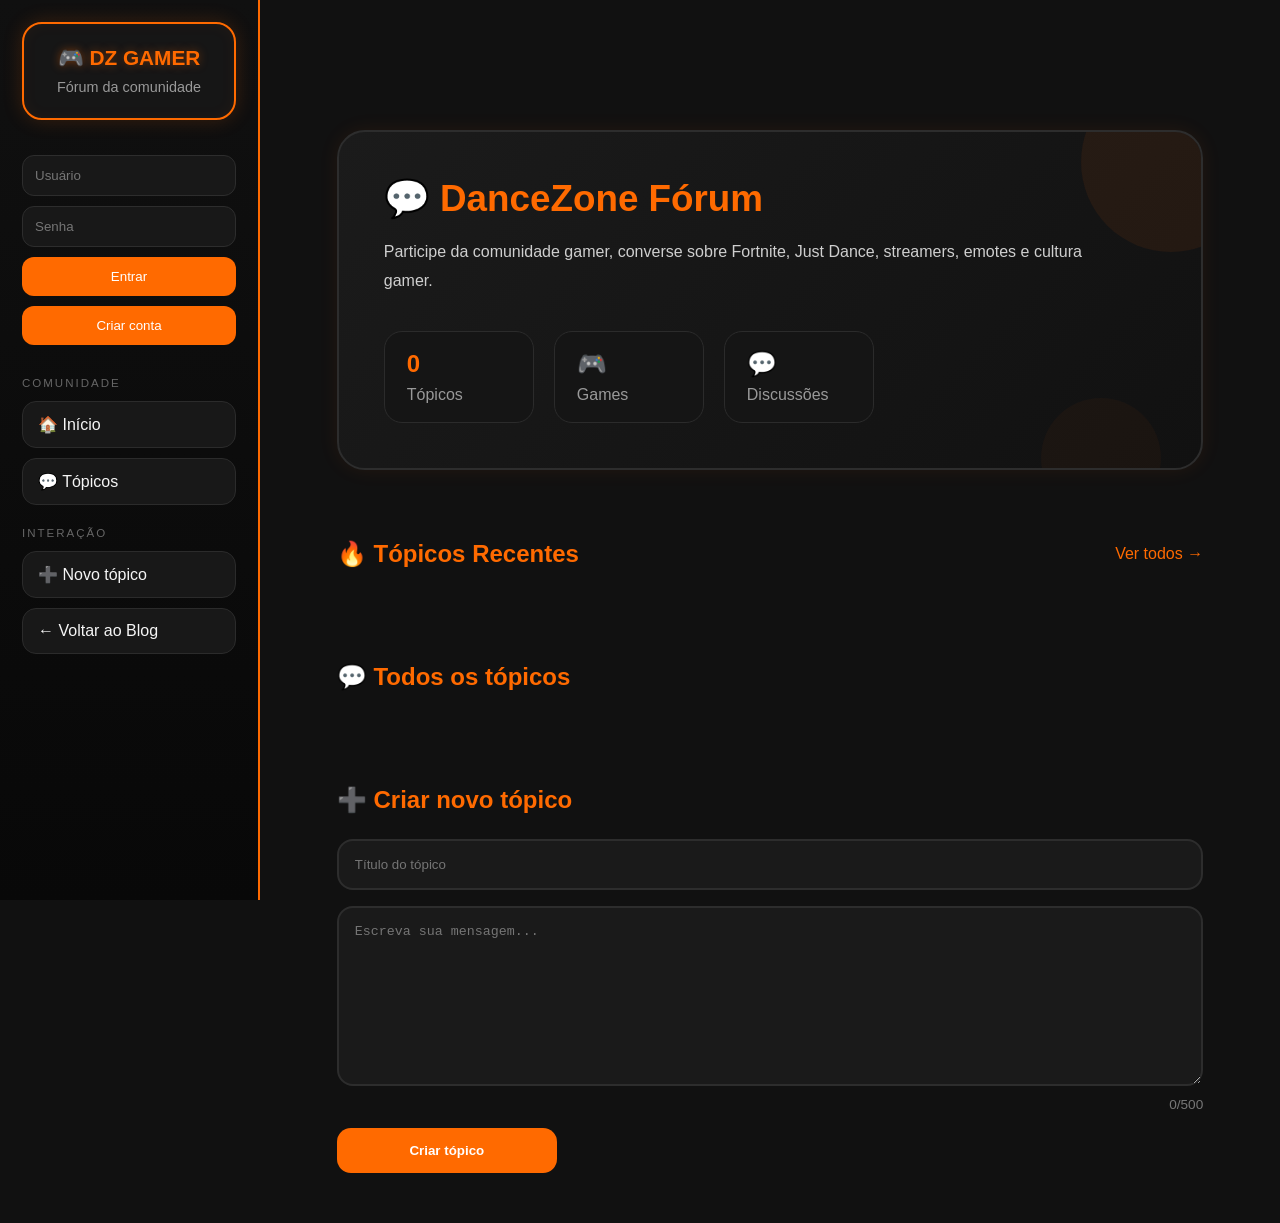
<file: comunidade.html>
<!DOCTYPE html>
<html lang="pt-BR">
<head>
  <meta charset="UTF-8">
  <meta name="viewport" content="width=device-width, initial-scale=1.0">

  <title>Comunidade Gamer</title>

  <link rel="stylesheet" href="style.css">
  <script defer src="comunidade.js"></script>
</head>

<body>

<div class="particles"></div>

<div class="community-layout">

  <!-- SIDEBAR -->
  <aside class="community-sidebar">

  <!-- LOGO -->
  <div class="sidebar-logo">
    <h2>🎮 DZ GAMER</h2>
    <span>Fórum da comunidade</span>
  </div>

  <!-- MENU -->
   
    <div class="admin-panel">
        <div class="auth-panel" id="authPanel">
        <div
            class="users-panel"
            id="usersPanel"
            style="display:none;"
            >

        <h3>👥 Usuários</h3>

        <div id="usersList"></div>

        </div>

        <input
            type="text"
            id="authUser"
            placeholder="Usuário"
        >

        <input
            type="password"
            id="authPass"
            placeholder="Senha"
        >

        <button onclick="loginUser()">
            Entrar
        </button>

        <button onclick="registerUser()">
            Criar conta
        </button>

        <button
            id="logoutBtn"
            onclick="logoutUser()"
            style="display:none;"
            >
            Sair
        </button>

        <a
            href="admin.html"
            id="adminPanelBtn"
            class="admin-panel-btn"
            style="display:none;"
        >
            Painel Admin
        </a>

        <div id="loggedUser"></div>

        </div>

    </div>

  <nav class="sidebar-nav">

    <span class="nav-title">
      COMUNIDADE
    </span>

    <a href="#inicio">
      🏠 Início
    </a>

    <a href="#topicos">
      💬 Tópicos
    </a>

    <span class="nav-title">
      INTERAÇÃO
    </span>

    <a href="#criar">
      ➕ Novo tópico
    </a>

    <a href="index.html">
      ← Voltar ao Blog
    </a>

  </nav>

</aside>

  <!-- CONTEÚDO -->
<main class="community-content">

  <!-- INICIO -->
  <section class="forum-hero" id="inicio">

    <div class="hero-card">

      <h1>💬 DanceZone Fórum</h1>

      <p>
        Participe da comunidade gamer, converse sobre
        Fortnite, Just Dance, streamers, emotes e cultura gamer.
      </p>

      <div class="hero-stats">

        <div class="stat-box">
          <strong id="topicCount">0</strong>
          <span>Tópicos</span>
        </div>

        <div class="stat-box">
        <strong>🎮</strong>
        <span>Games</span>
        </div>

        <div class="stat-box">
        <strong>💬</strong>
        <span>Discussões</span>
        </div>

      </div>

    </div>

  </section>

  <!-- TOPICOS RECENTES -->
  <section class="recent-topics">

    <div class="section-header">

      <h2>🔥 Tópicos Recentes</h2>

      <a href="#topicos" class="view-all">
        Ver todos →
      </a>

    </div>

    <div id="recentTopics" class="recent-topics-grid"></div>

  </section>

  <!-- PAGINA TOPICOS -->
  <section class="topics-page" id="topicos">

    <h2 class="section-title">
      💬 Todos os tópicos
    </h2>

    <div
      id="topicsContainer"
      class="topics-container"
    ></div>

  </section>

  <!-- NOVO TOPICO -->
  <section class="create-topic-page" id="criar">

    <h2 class="section-title">
      ➕ Criar novo tópico
    </h2>

    <div class="topic-form">

      <input
        type="text"
        id="topicTitle"
        maxlength="60"
        placeholder="Título do tópico"
      >

      <textarea
        id="topicMessage"
        maxlength="500"
        placeholder="Escreva sua mensagem..."
      ></textarea>
      <div class="char-counter">
        <span id="messageCount">0</span>/500
      </div>

      <button id="createTopicBtn">
        Criar tópico
      </button>

    </div>

  </section>

</main>

</div>

</body>
</html>
</file>
<file: style.css>
/* style.css NOVO VISUAL GAMER */

*{
  margin:0;
  padding:0;
  box-sizing:border-box;
}

body{
  background:#111111;
  color:#f5f5f5;
  font-family:'Poppins', sans-serif;
  overflow-x:hidden;
  padding-top: 80px
}

/* FUNDO */
.particles{
  position:fixed;
  width:100%;
  height:100%;
  background:
    radial-gradient(circle at top left, rgba(255,0,0,.08), transparent 300px),
    radial-gradient(circle at bottom right, rgba(255,140,0,.08), transparent 300px);
  z-index:-1;
}

/* Estrutura do Cabeçalho */
section,
footer{
  scroll-margin-top: 120px;
}

.header-neon {
    background:#1b1b1b; 
    padding: 10px 0;
    border-bottom: 2px solid #ff3c00; /* Borda preta sólida para profundidade */
    /* ADICIONE ESTAS LINHAS */
    position: fixed;   /* Fixa no topo */
    top: 0;            /* Cola no limite superior */
    left: 0;           /* Cola no limite esquerdo */
    width: 100%;       /* Garante que ocupe toda a largura */
    z-index: 1000;     /* Garante que fique acima de tudo */
}

.header-content {
    display: flex;
    justify-content: space-between; /* Separa esquerda e direita */
    align-items: center;
    max-width: 1200px;
    margin: 0 auto;
    padding: 0 20px;
}

/* Lado Esquerdo: Logo e Menu */
.logo-and-menu {
    display: flex;
    flex-direction: column;
    align-items: center;
}

.logo-container {
    display: flex;
    align-items: center;
    margin-bottom: 5px;
}

.logo-container h1 {
    margin: 0;
    font-size: 1.5rem;
    color: #ff9900; /* Cor base do texto: laranja */
}

.logo-container i {
    font-size: 1.8rem;
    margin-right: 10px;
}

.nav-menu ul {
    list-style: none;
    margin: 0;
    padding: 0;
    display: flex;
    justify-content: center;
}

.nav-menu li {
    margin: 0 8px;
}

.nav-menu a {
    text-decoration: none;
    color: #4da6ff; /* Cor base azul */
    font-weight: bold;
    font-size: 0.9rem;
    /* Neon limpo: apenas uma camada de brilho */
    text-shadow: 0 0 8px rgba(77, 166, 255, 0.5); 
    transition: 0.3s;
}

/* Lado Direito: Gráficos */
.right-neon-graphics {
    display: flex;
    align-items: center;
    gap: 14px;
}

.neon-graphic {
    font-size: 1.6rem;
}

/* ARCADE text style */
.neon-graphic.arcade {
    font-family: 'Courier New', Courier, monospace; /* Fonte mono para estilo retro */
    font-weight: bold;
    color: #ffff33; /* Cor base: amarelo */
}

/* LInha Neon */
.neon-line-container {
    margin-top: 5px;
}


/* ========================================= */
/* Efeito Neon Principal - O Segredo */
/* ========================================= */

/* Cores de brilho para os elementos à direita */
.cyan { color: #00ffff; }
.pink { color: #ff00ff; }
.yellow { color: #ffff00; }



/* Sobrescrevendo o brilho para o texto "DANCEZONE GAMER" e ícone gamepad */
.logo-container h1, .logo-container i {
    color: #ff9900;
    text-shadow:
        0 0 5px rgba(255, 153, 0, 0.6),
        0 0 10px rgba(255, 102, 0, 0.4); /* Brilho reduzido e levemente transparente */
}

/* Sobrescrevendo o brilho para o menu azul */
.nav-menu a {
text-shadow: 0 0 4px rgba(77, 166, 255, 0.5);
}

/* Sobrescrevendo o brilho para os gráficos à direita */
.right-neon-graphics .cyan {
    text-shadow: 0 0 5px #fff, 0 0 10px #00ffff, 0 0 20px #00cccc, 0 0 30px #009999;
}
.right-neon-graphics .pink {
    text-shadow: 0 0 5px #fff, 0 0 10px #ff00ff, 0 0 20px #cc00cc, 0 0 30px #990099;
}
.right-neon-graphics .yellow {
    text-shadow: 0 0 5px #fff, 0 0 10px #ffff00, 0 0 20px #cccc00, 0 0 30px #999900;
}

/* Brilho para a Linha Neon */
/* Criando a bolinha verde manualmente */
.status-dot-green {
    width: 10px;
    height: 10px;
    background-color: #2ecc71; /* Verde vivo */
    border-radius: 50%;        /* Faz ficar redonda */
    display: inline-block;     /* Permite ficar na mesma linha do texto */
    margin-right: 3px;         /* Espaço entre ela e a palavra Online */
    vertical-align: middle;    /* Alinha com o meio do texto */
    
    /* Brilho neon verde */
    box-shadow: 
        0 0 5px #fff, 
        0 0 10px #2ecc71, 
        0 0 15px #27ae60;
}

/* Faz a bolinha brilhar (pulsar) */
.status-dot-green {
    animation: neon-pulse 1.5s infinite alternate;
}

@keyframes neon-pulse {
    from {
        opacity: 1;
        box-shadow: 0 0 5px #fff, 0 0 10px #2ecc71;
    }
    to {
        opacity: 0.7;
        box-shadow: 0 0 2px #fff, 0 0 5px #2ecc71;
    }
}

/* Efeito ao passar o mouse (hover) */
.neon-item:hover {
    text-shadow:
        0 0 8px #fff,
        0 0 15px #ff9900,
        0 0 25px #ff9900,
        0 0 35px #ffcc00,
        0 0 45px #ffcc00 !important; /* Brilha mais no hover */
}

/* ========================================= */
/* Efeito de "Piscar" (Flicker) Aleatório */
/* ========================================= */

/* Esta classe será adicionada e removida via JavaScript */
.flicker {
    opacity: 0.05 !important;

    text-shadow: none !important;

    filter: brightness(0.2);

    transition: none !important;
}

/* CARDS */
.cards-top{
  width:90%;
  margin:50px auto;
  display:flex;
  justify-content:space-between;
  gap:30px;
  flex-wrap:wrap;
}

.top-card{
  flex:1;
  min-width:250px;
  background:#1e1e1e;
  border:2px solid #2d2d2d;
  border-radius:15px;
  overflow:hidden;
  transition:.4s;
  box-shadow:0 0 10px rgba(0,0,0,.4);
}

.top-card:hover{
  transform:translateY(-8px);
  border-color:#ff6a00;
  box-shadow:0 0 20px rgba(255,106,0,.3);
}

.top-card img{
  width:100%;
  height:220px;
  object-fit:cover;
}

.top-card h3{
  padding:20px;
  text-align:center;
  color:#ff6a00;
}

/* SEÇÕES */
.content-section{
  width:90%;
  margin:70px auto;
  display:flex;
  align-items:center;
  justify-content:space-between;
  gap:40px;
  flex-wrap:wrap;
}

.reverse{
  flex-direction:row-reverse;
}

.image-box{
  flex:1;
  min-width:300px;
}

.image-box img{
  width:100%;
  border-radius:18px;
  border:3px solid #2b2b2b;
  box-shadow:0 0 15px rgba(0,0,0,.5);
}

.text-box{
  flex:1;
  min-width:300px;
}

.text-box h2{
  font-family:'Orbitron', sans-serif;
  color:#ff6a00;
  margin-bottom:20px;
}

.text-box p{
  line-height:1.8;
  color:#d5d5d5;
}

/* INFO */
.info{
  width:100%;
  padding:60px 10%;
  background:#1a1a1a;
  border-top:2px solid #2d2d2d;
  border-bottom:2px solid #2d2d2d;

  display:flex;
  flex-direction:column;
  justify-content:center;
  align-items:center;

  text-align:center;
}

.info h2{
  color:#ff6a00;
  margin-bottom:20px;
  font-family:'Orbitron', sans-serif;
}

.info p{
  color:#d5d5d5;
  line-height:1.8;
  max-width:800px;
}

.info-box{
  margin-bottom:50px;

  padding-bottom:40px;

  border-bottom:1px solid #333;
}

.info-box:last-child{
  margin-bottom:0;
  padding-bottom:0;
  border-bottom:none;
}

.info-image{
  width:100%;

  display:flex;
  justify-content:center;

  margin:40px 0;
}

.info-image img{
  width:100%;
  max-width:500px;

  border-radius:20px;

  border:2px solid #ff6a00;

  box-shadow:
    0 0 15px rgba(255,106,0,.3);
}

.toggle-info{
  margin-top:20px;
  padding:12px 20px;

  background:#111;
  border:2px solid #ff6a00;

  color:#ff6a00;
  border-radius:10px;

  cursor:pointer;
  font-weight:bold;

  transition:.3s;
}

.toggle-info:hover{
  background:#ff6a00;
  color:#fff;

  box-shadow:0 0 15px rgba(255,106,0,.5);
}

/* BLOCO EXTRA */

.extra-info{
  opacity:0;
  transform:translateY(-10px);

  max-height:0;
  overflow:hidden;

  transition:
    max-height .7s ease,
    opacity .5s ease,
    transform .5s ease,
    padding .4s ease;

  margin-top:20px;
  width:100%;

  text-align:center;

  display:flex;
  flex-direction:column;
  align-items:center;
}

.extra-info.active{
  opacity:1;
  transform:translateY(0);

  max-height:1500px;

  padding-top:20px;
}

/* GRID VIDEOS */

.video-grid{
  display:flex;
  gap:20px;
  flex-wrap:wrap;
  justify-content:center;
  align-items:flex-start;
}

/* WRAPPER */

.video-wrapper{
  flex: 1;
  min-width:220px;

  overflow:visible;

  padding:15px;
}

/* VIDEO */

.video-container{
  position:relative;

  width:100%;
  padding-bottom:56.25%;

  height:0;

  border-radius:18px;
  border:2px solid #ff6a00;

  background:#000;

  transition:
    transform .4s ease,
    box-shadow .4s ease;

  box-shadow:
    0 0 10px rgba(255,106,0,.4),
    0 0 25px rgba(255,106,0,.2);

  z-index:1;
}

.video-container:hover{
  transform:scale(1.03);

  box-shadow:
    0 0 20px rgba(255,106,0,.7),
    0 0 40px rgba(255,106,0,.5);

  z-index:10;
}

.video-container iframe{
  position:absolute;

  top:0;
  left:0;

  width:100%;
  height:100%;

  border:none;
  border-radius:16px;
}

.video-container video{
  position:absolute;

  top:0;
  left:0;

  width:100%;
  height:100%;

  object-fit:cover;

  border-radius:16px;
}

/* FOOTER */
footer{
  margin-top:0px;
  padding:50px 10%;
  background:#0d0d0d;
  text-align:center;
  border-top:3px solid #ff3c00;
}

footer h3{
  color:#ff6a00;
  font-family:'Orbitron', sans-serif;
  margin-bottom:15px;
}

footer p{
  color:#bdbdbd;
  margin-bottom:20px;
}

.socials{
  display:flex;
  justify-content:center;
  gap:20px;
  margin-bottom:20px;
  flex-wrap:wrap;
}

.socials a{
  color:#f5f5f5;
  text-decoration:none;
  transition:.3s;
}

.socials a:hover{
  color:#ff6a00;
}

footer span{
  color:#777;
}

/* RESPONSIVO */
@media(max-width:900px){

  .content-section,
  .reverse{
    flex-direction:column;
  }

  header{
    text-align:center;
  }

  nav{
    justify-content:center;
  }
}

/* =========================================
COMUNIDADE GAMER
========================================= */

.community-layout{
  display:flex;
  min-height:100vh;
  background:#111;
}

/* =========================================
SIDEBAR
========================================= */

.community-sidebar{
  width:260px;
  height:100vh;

  position:fixed;
  left:0;
  top:0;

  padding:22px;

  background:linear-gradient(
    180deg,
    #101010,
    #080808
  );

  border-right:2px solid #ff6a00;

  z-index:100;
}

/* LOGO */

.sidebar-logo{
  width:100%;

  padding:22px 18px;

  border-radius:20px;

  background:#161616;

  border:2px solid #ff6a00;

  text-align:center;

  margin-bottom:35px;

  box-shadow:
    0 0 20px rgba(255,106,0,.18),
    inset 0 0 15px rgba(255,106,0,.05);
}

.sidebar-logo h2{
  color:#ff6a00;

  font-size:1.3rem;

  font-family:'Orbitron', sans-serif;

  margin-bottom:8px;

  text-shadow:
    0 0 10px rgba(255,106,0,.4);
}

.sidebar-logo span{
  color:#999;
  font-size:.9rem;
}

/* MENU */

.sidebar-nav{
  display:flex;
  flex-direction:column;
  gap:10px;
}

.sidebar-logo,
.forum-intro,
.sidebar-nav a{
  width:100%;
}

.nav-title{
  color:#666;

  font-size:.72rem;

  letter-spacing:2px;

  margin-top:12px;
  margin-bottom:2px;
}

.sidebar-nav a{
  text-decoration:none;

  color:#f5f5f5;

  background:#181818;

  border:1px solid #2b2b2b;

  border-radius:14px;

  padding:13px 15px;

  font-size:1rem;

  transition:.3s;
}

.sidebar-nav a:hover{
  background:#ff6a00;

  border-color:#ff6a00;

  transform:translateX(4px);

  box-shadow:
    0 0 15px rgba(255,106,0,.3);
}

/* =========================================
CONTEUDO
========================================= */

.community-content{
  width:100%;

  margin-left:260px;

  padding:50px 6%;
}

/* =========================================
HERO
========================================= */

.forum-hero{
  margin-bottom:60px;
}

.hero-card{
  position:relative;

  overflow:hidden;

  padding:45px;

  border-radius:28px;

  background:linear-gradient(
    135deg,
    #1b1b1b,
    #111
  );

  border:2px solid #2d2d2d;

  box-shadow:
    0 0 20px rgba(255,106,0,.08);
}

/* efeito glow */

.hero-card::before{
  content:"";

  position:absolute;

  top:-60px;
  right:-60px;

  width:180px;
  height:180px;

  border-radius:50%;

  background:rgba(255,106,0,.07);
}

.hero-card::after{
  content:"";

  position:absolute;

  bottom:-50px;
  right:40px;

  width:120px;
  height:120px;

  border-radius:50%;

  background:rgba(255,106,0,.04);
}

.hero-card h1{
  color:#ff6a00;

  font-size:2.3rem;

  margin-bottom:18px;

  font-family:'Orbitron', sans-serif;
}

.hero-card p{
  color:#cfcfcf;

  line-height:1.8;

  max-width:700px;

  margin-bottom:35px;
}

/* STATS */

.hero-stats{
  display:flex;
  gap:20px;
  flex-wrap:wrap;
}

.stat-box{
  min-width:150px;

  padding:18px 22px;

  border-radius:18px;

  background:#151515;

  border:1px solid #2b2b2b;
}

.stat-box strong{
  display:block;

  color:#ff6a00;

  font-size:1.5rem;

  margin-bottom:8px;
}

.stat-box span{
  color:#999;
}

/* =========================================
SEÇÕES
========================================= */

.recent-topics,
.topics-page,
.create-topic-page{
  margin-top:70px;
}

.section-title{
  color:#ff6a00;

  margin-bottom:25px;

  font-family:'Orbitron', sans-serif;
}

/* HEADER */

.section-header{
  display:flex;
  justify-content:space-between;
  align-items:center;

  margin-bottom:25px;
}

.section-header h2{
  color:#ff6a00;

  font-family:'Orbitron', sans-serif;
}

.view-all{
  color:#ff6a00;

  text-decoration:none;

  transition:.3s;
}

.view-all:hover{
  transform:translateX(5px);
}

/* =========================================
TOPICOS RECENTES
========================================= */

.recent-topics-grid{
  display:grid;

  grid-template-columns:
    repeat(auto-fit,minmax(260px,1fr));

  gap:20px;
}

.recent-card{
  background:#1a1a1a;

  border:2px solid #2d2d2d;

  border-radius:20px;

  padding:22px;

  transition:.3s;
}

.recent-card:hover{
  transform:translateY(-5px);

  border-color:#ff6a00;

  box-shadow:
    0 0 18px rgba(255,106,0,.15);
}

.recent-card h3{
  color:#ff6a00;

  margin-bottom:12px;
}

.recent-card p{
  color:#cfcfcf;

  line-height:1.7;
}

/* =========================================
FORMULARIO
========================================= */

.topic-form{
  display:flex;
  flex-direction:column;

  gap:16px;
}

.topic-form input,
.topic-form textarea{
  background:#1a1a1a;

  border:2px solid #2d2d2d;

  border-radius:16px;

  padding:16px;

  color:#fff;

  transition:.3s;
}

.topic-form textarea{
  min-height:180px;
  resize:vertical;
}

.topic-form input:focus,
.topic-form textarea:focus{
  outline:none;

  border-color:#ff6a00;

  box-shadow:
    0 0 15px rgba(255,106,0,.2);
}

.topic-form button{
  width:220px;

  padding:15px;

  border:none;

  border-radius:14px;

  background:#ff6a00;

  color:#fff;

  font-weight:bold;

  cursor:pointer;

  transition:.3s;
}

.topic-form button:hover{
  transform:translateY(-3px);

  box-shadow:
    0 0 20px rgba(255,106,0,.35);
}

/* =========================================
TOPICOS
========================================= */

.topics-container{
  display:flex;
  flex-direction:column;
  gap:25px;
}

.topic-card{
  position:relative;

  background:#1a1a1a;

  border:2px solid #262626;

  border-radius:22px;

  padding:25px;

  transition:.3s;
}

.topic-card:hover{
  border-color:#ff6a00;

  box-shadow:
    0 0 18px rgba(255,106,0,.12);
}

.topic-card h3{
  color:#ff6a00;

  margin-bottom:12px;
}

.topic-card p{
  color:#d5d5d5;

  line-height:1.7;
}

/* =========================================
RESPOSTAS
========================================= */

.reply-box{
  margin-top:22px;

  display:flex;
  flex-direction:column;

  gap:12px;
}

.reply-box textarea{
  background:#101010;

  border:2px solid #2d2d2d;

  border-radius:12px;

  padding:12px;

  color:#fff;
}

.reply-box button{
  width:160px;

  background:#ff6a00;

  border:none;

  border-radius:12px;

  padding:11px;

  color:#fff;

  cursor:pointer;
}

.replies{
  margin-top:20px;

  display:flex;
  flex-direction:column;

  gap:12px;
}

.reply{
  background:#101010;

  border-left:4px solid #ff6a00;

  border-radius:12px;

  padding:14px;

  color:#d5d5d5;
}

/* =========================================
LOGIN / USUARIOS
========================================= */

.auth-panel{
  margin-top:30px;

  display:flex;
  flex-direction:column;

  gap:10px;
}

.auth-panel input{
  background:#181818;

  border:1px solid #2d2d2d;

  border-radius:12px;

  padding:12px;

  color:#fff;
}

.auth-panel input:focus{
  outline:none;

  border-color:#ff6a00;
}

.auth-panel button{
  background:#ff6a00;

  border:none;

  border-radius:12px;

  padding:12px;

  color:#fff;

  cursor:pointer;

  transition:.3s;
}

.auth-panel button:hover{
  box-shadow:
    0 0 15px rgba(255,106,0,.3);
}

.auth-panel hr{
  border:none;

  height:1px;

  background:#2d2d2d;

  margin:10px 0;
}

#loggedUser{
  color:#ff6a00;

  margin-top:10px;

  font-size:.95rem;
}

/* DELETE */

.delete-topic{
  margin-top:18px;

  background:#ff3c3c;

  border:none;

  color:#fff;

  padding:10px 15px;

  border-radius:10px;

  cursor:pointer;
}

.topic-author{
  display:block;

  color:#999;

  margin-bottom:15px;

  font-size:.9rem;
}

/* =========================================
AÇÕES TOPICO
========================================= */

.topic-actions{
  display:flex;

  gap:12px;

  margin-top:20px;
}

.edit-topic,
.delete-topic{
  border:none;

  padding:10px 16px;

  border-radius:10px;

  color:#fff;

  cursor:pointer;

  transition:.3s;
}

.edit-topic{
  background:#ff9800;
}

.edit-topic:hover{
  box-shadow:
    0 0 15px rgba(255,152,0,.3);
}

.delete-topic{
  background:#ff3c3c;
}

.delete-topic:hover{
  box-shadow:
    0 0 15px rgba(255,0,0,.3);
}

/* =========================================
DELETE ADMIN
========================================= */

.admin-delete{
  position:absolute;

  top:15px;
  right:15px;

  width:34px;
  height:34px;

  border:none;

  border-radius:50%;

  background:linear-gradient(
    135deg,
    #ff7b00,
    #ff4d00
  );

  color:#fff;

  font-size:1rem;

  font-weight:bold;

  cursor:pointer;

  transition:.3s;

  box-shadow:
    0 0 12px rgba(255,106,0,.25);
}

.admin-delete:hover{
  transform:scale(1.12);

  box-shadow:
    0 0 18px rgba(255,106,0,.45);
}

/* =========================================
ESCONDER LOGIN
========================================= */

.auth-panel.logged input,
.auth-panel.logged button:not(#logoutBtn){
  display:none;
}

/* =========================================
AÇÕES
========================================= */

.topic-actions{
  display:flex;

  gap:10px;

  margin-top:18px;
}

.edit-topic,
.delete-topic{
  border:none;

  padding:9px 14px;

  border-radius:12px;

  cursor:pointer;

  font-size:.9rem;

  transition:.3s;

  color:#fff;
}

.edit-topic{
  background:#ff8a00;
}

.edit-topic:hover{
  transform:translateY(-2px);

  box-shadow:
    0 0 15px rgba(255,138,0,.3);
}

.delete-topic{
  background:#ff5a36;
}

.delete-topic:hover{
  transform:translateY(-2px);

  box-shadow:
    0 0 15px rgba(255,90,54,.3);
}

/* EDIT INLINE */

.edit-area{
  display:flex;
  flex-direction:column;

  gap:12px;

  margin-top:15px;
}

.edit-area input,
.edit-area textarea{
  background:#101010;

  border:2px solid #2d2d2d;

  border-radius:14px;

  padding:14px;

  color:#fff;
}

.edit-area textarea{
  min-height:140px;

  resize:vertical;
}

.save-edit{
  width:140px;

  background:#ff6a00;

  border:none;

  border-radius:12px;

  padding:12px;

  color:#fff;

  cursor:pointer;
}

/* DELETE REPLY */

.reply{
  position:relative;
}

.reply-delete{
  position:absolute;

  top:10px;
  right:10px;

  width:24px;
  height:24px;

  border:none;

  border-radius:50%;

  background:#ff6a00;

  color:#fff;

  cursor:pointer;

  font-size:.8rem;
}

/* =========================================
CONTADOR
========================================= */

.char-counter{
  text-align:right;

  color:#777;

  font-size:.85rem;

  margin-top:-5px;
}

/* =========================================
USUARIOS
========================================= */

.users-panel{
  margin-top:30px;

  background:#161616;

  border:1px solid #2d2d2d;

  border-radius:18px;

  padding:18px;
}

.users-panel h3{
  color:#ff6a00;

  margin-bottom:15px;
}

.user-item{
  background:#101010;

  border:1px solid #2d2d2d;

  border-radius:12px;

  padding:10px 12px;

  margin-bottom:10px;

  color:#ddd;

  font-size:.9rem;
}

/* =========================================
BOTÃO ADMIN
========================================= */

/* BOTÃO ADMIN IGUAL LOGIN */

.admin-panel-btn{
  display:block;
  width:100%;
  height:44px;
  line-height:44px; /* centraliza o texto verticalmente */
  text-align:center;

  background:#ff6a00;
  border:none;
  border-radius:12px;
  color:#fff;
  text-decoration:none;
  cursor:pointer;
  transition:.3s;
  font-size:1rem;
  font-weight:normal;
}

.admin-panel-btn:hover{
  box-shadow:
    0 0 15px rgba(255,106,0,.3);
}

/* Mensagem do Admin */
.mensagem.admin {
  background-color: #fff3cd;  /* fundo amarelo claro */
  border-left: 4px solid #ffc107; /* borda laranja à esquerda */
  padding: 10px;
  border-radius: 5px;
  margin-bottom: 10px;
}

.mensagem.admin .usuario {
  font-weight: bold;
  color: #856404; /* texto do admin */
}

/* SHORTS VIDEO */

.video-container.shorts{
  position: relative;

  width: 100%;
  max-width: 240px; /* diminui largura */

  margin: auto;

  padding-bottom: 140%; /* reduz altura */

  height: 0;

  overflow: hidden;

  border-radius: 24px;

  border: 2px solid #ff6a00;

  background: #000;

  box-shadow:
    0 0 10px rgba(255,106,0,.4),
    0 0 25px rgba(255,106,0,.2);

  transition:
    transform .4s ease,
    box-shadow .4s ease;
}

.video-container.shorts:hover{
  transform:scale(1.03);

  box-shadow:
    0 0 20px rgba(255,106,0,.7),
    0 0 40px rgba(255,106,0,.5);
}

.video-container.shorts video{
  position:absolute;

  top:0;
  left:0;

  width:100%;
  height:100%;

  object-fit:cover;

  border-radius:22px;
}

/* =========================================
CURTIDAS
========================================= */

.like-area{
  display:flex;
  align-items:center;
  gap:12px;

  margin-top:18px;
}

.like-btn{
  background:#ff6a00;

  border:none;

  padding:10px 14px;

  border-radius:10px;

  color:#fff;

  cursor:pointer;

  transition:.3s;
}

.like-btn:hover{
  transform:translateY(-2px);

  box-shadow:
    0 0 15px rgba(255,106,0,.3);
}

.topic-like-info{
  margin-top:14px;

  color:#ffb066;

  font-size:.9rem;
}
</file>
